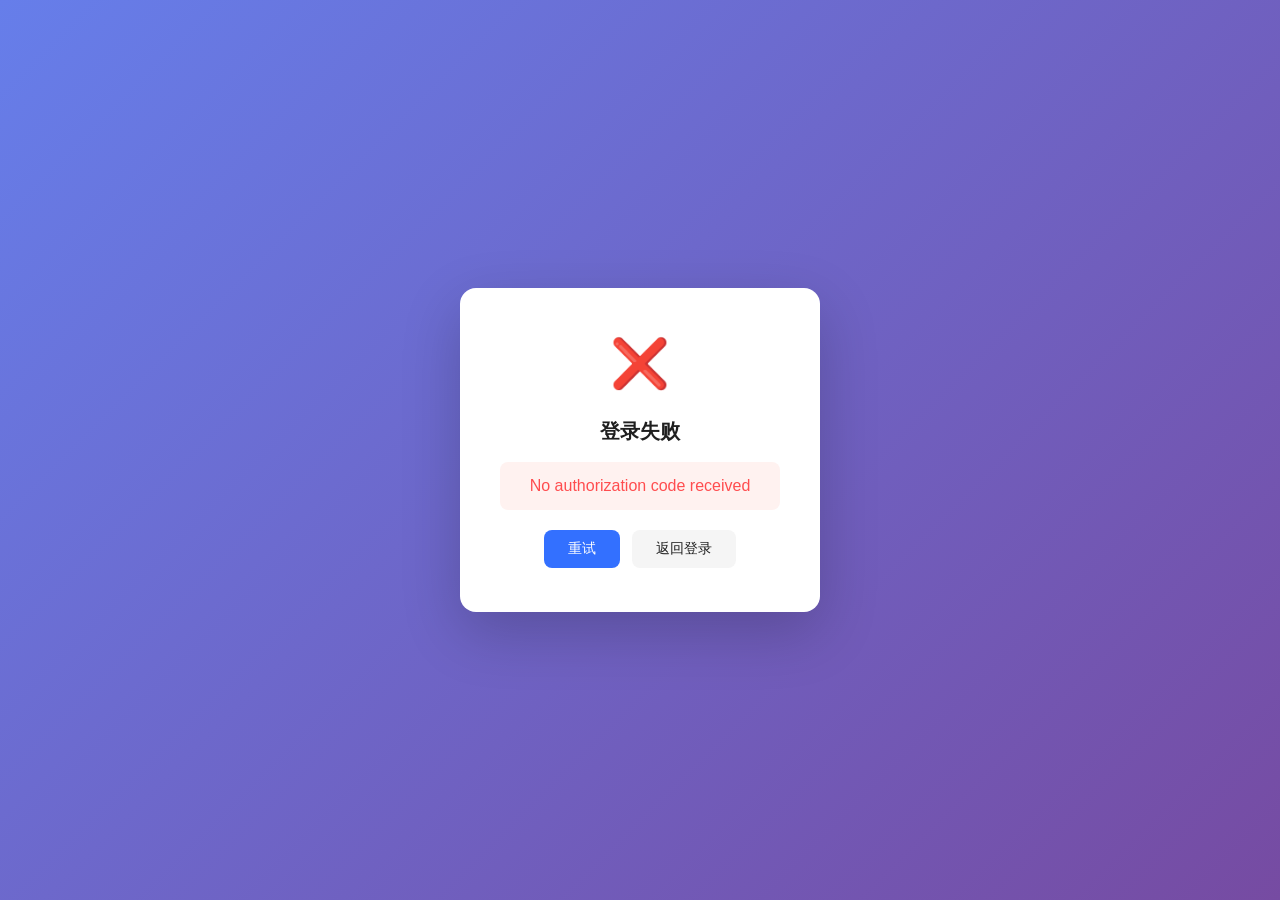
<file: pages/callback.html>
<!DOCTYPE html>
<html lang="zh-CN">
<head>
    <meta charset="UTF-8">
    <meta name="viewport" content="width=device-width, initial-scale=1.0, maximum-scale=1.0, user-scalable=no">
    <title>登录中 - 客户录入助手</title>
    <link rel="stylesheet" href="../css/style.css">
    <style>
        body {
            display: flex;
            align-items: center;
            justify-content: center;
            min-height: 100vh;
            background: linear-gradient(135deg, #667eea 0%, #764ba2 100%);
        }
        
        .callback-container {
            text-align: center;
            padding: 40px;
            background: #fff;
            border-radius: 16px;
            box-shadow: 0 20px 60px rgba(0, 0, 0, 0.2);
            max-width: 360px;
            width: 90%;
        }
        
        .callback-icon {
            font-size: 48px;
            margin-bottom: 16px;
        }
        
        .callback-title {
            font-size: 20px;
            font-weight: 600;
            color: var(--text-primary);
            margin-bottom: 8px;
        }
        
        .callback-message {
            font-size: 14px;
            color: var(--text-secondary);
            margin-bottom: 16px;
        }
        
        .callback-error {
            color: #ff4d4f;
            padding: 12px;
            background: #fff2f0;
            border-radius: 8px;
            margin-bottom: 16px;
        }
        
        .callback-btn {
            padding: 10px 24px;
            font-size: 14px;
            background: var(--primary-color);
            color: #fff;
            border: none;
            border-radius: 8px;
            cursor: pointer;
            margin: 4px;
        }
        
        .callback-btn:hover {
            background: var(--primary-hover);
        }
        
        .callback-btn.secondary {
            background: #f5f5f5;
            color: var(--text-primary);
        }
    </style>
</head>
<body>
    <div class="callback-container">
        <div id="callbackIcon" class="callback-icon">⏳</div>
        <h2 id="callbackTitle" class="callback-title">登录中...</h2>
        <p id="callbackMessage" class="callback-message">正在验证您的身份，请稍候</p>
        <div id="errorContainer" style="display: none;" class="callback-error"></div>
        <div id="callbackActions" style="display: none;">
            <button class="callback-btn" onclick="retryLogin()">重试</button>
            <button class="callback-btn secondary" onclick="goToLogin()">返回登录</button>
        </div>
    </div>

    <script src="../js/auth.js"></script>
    <script>
        // App secret - in production, this should be fetched from a secure backend
        window.feishuAppSecret = 'o08J7194FRXuGPffPICd6cHb6gyKWjBY';

        async function handleCallback() {
            const result = await Auth.handleCallback();

            if (result.success) {
                document.getElementById('callbackIcon').textContent = '✅';
                document.getElementById('callbackTitle').textContent = '登录成功';
                document.getElementById('callbackMessage').textContent = '正在跳转...';
                
                // Small delay for visual feedback before redirect
                setTimeout(() => {
                    window.location.href = '../index.html';
                }, 500);
            } else {
                document.getElementById('callbackIcon').textContent = '❌';
                document.getElementById('callbackTitle').textContent = '登录失败';
                document.getElementById('callbackMessage').textContent = '';
                document.getElementById('errorContainer').style.display = 'block';
                document.getElementById('errorContainer').textContent = result.error;
                document.getElementById('callbackActions').style.display = 'block';
            }
        }

        function retryLogin() {
            Auth.login();
        }

        function goToLogin() {
            Auth.clearAuth();
            window.location.href = 'login.html';
        }

        // Execute callback handler on page load
        handleCallback();
    </script>
</body>
</html>
</file>
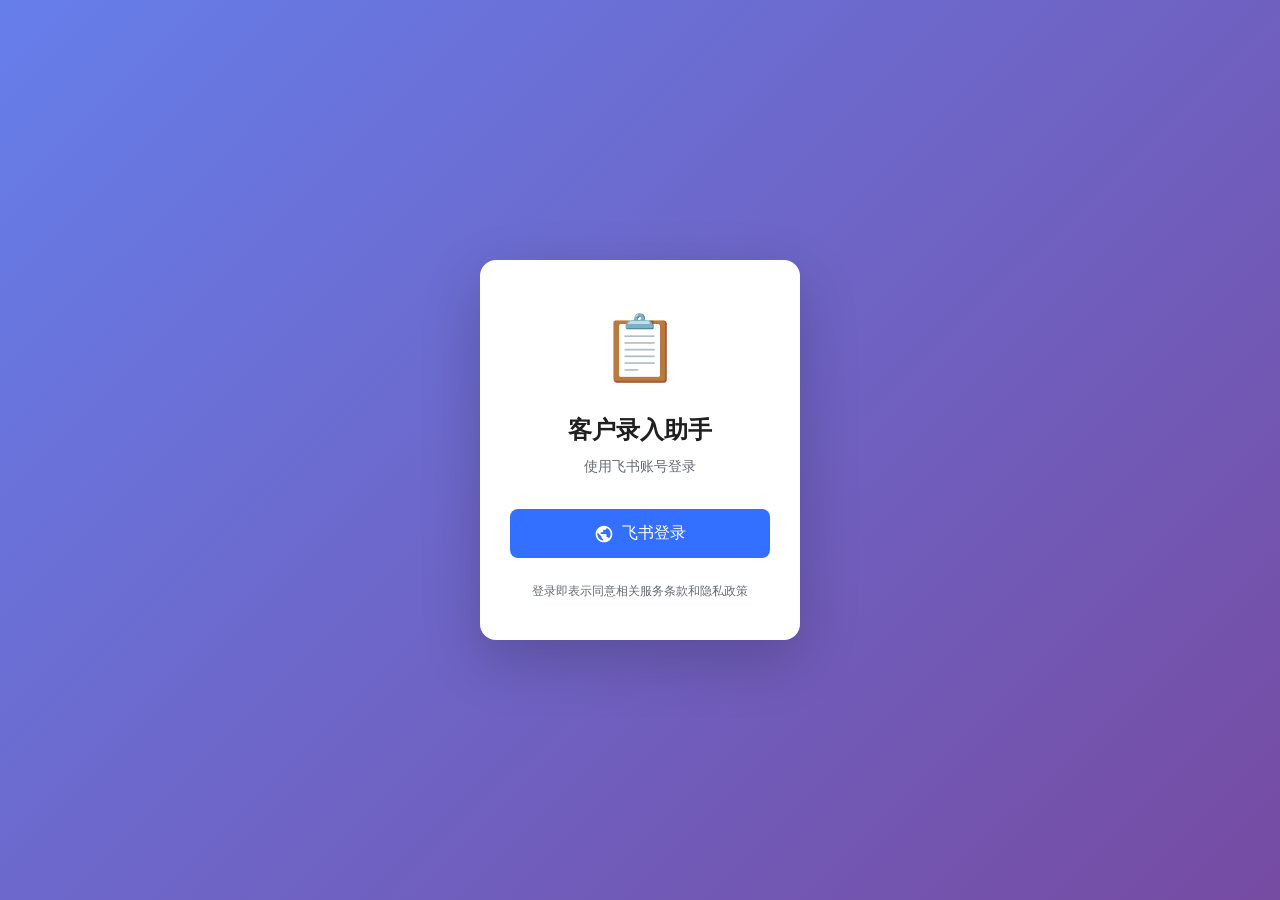
<file: pages/login.html>
<!DOCTYPE html>
<html lang="zh-CN">
<head>
    <meta charset="UTF-8">
    <meta name="viewport" content="width=device-width, initial-scale=1.0, maximum-scale=1.0, user-scalable=no">
    <title>登录 - 客户录入助手</title>
    <link rel="stylesheet" href="../css/style.css">
    <style>
        body {
            display: flex;
            align-items: center;
            justify-content: center;
            min-height: 100vh;
            background: linear-gradient(135deg, #667eea 0%, #764ba2 100%);
        }
        
        .login-container {
            width: 100%;
            max-width: 360px;
            padding: 20px;
        }
        
        .login-card {
            background: #fff;
            border-radius: 16px;
            padding: 40px 30px;
            box-shadow: 0 20px 60px rgba(0, 0, 0, 0.2);
            text-align: center;
        }
        
        .login-logo {
            font-size: 64px;
            margin-bottom: 16px;
        }
        
        .login-title {
            font-size: 24px;
            font-weight: 600;
            color: var(--text-primary);
            margin-bottom: 8px;
        }
        
        .login-subtitle {
            font-size: 14px;
            color: var(--text-secondary);
            margin-bottom: 32px;
        }
        
        .login-btn {
            width: 100%;
            padding: 14px 24px;
            font-size: 16px;
            background: var(--primary-color);
            color: #fff;
            border: none;
            border-radius: 8px;
            cursor: pointer;
            transition: all 0.3s;
            display: flex;
            align-items: center;
            justify-content: center;
            gap: 8px;
        }
        
        .login-btn:hover {
            background: var(--primary-hover);
            transform: translateY(-2px);
            box-shadow: 0 4px 12px rgba(51, 112, 255, 0.4);
        }
        
        .login-btn:active {
            transform: translateY(0);
        }
        
        .login-btn svg {
            width: 20px;
            height: 20px;
        }
        
        .login-footer {
            margin-top: 24px;
            font-size: 12px;
            color: var(--text-secondary);
        }
    </style>
</head>
<body>
    <div class="login-container">
        <div class="login-card">
            <div class="login-logo">📋</div>
            <h1 class="login-title">客户录入助手</h1>
            <p class="login-subtitle">使用飞书账号登录</p>
            
            <button class="login-btn" id="loginBtn" onclick="handleLogin()">
                <svg viewBox="0 0 24 24" fill="currentColor">
                    <path d="M12 2C6.48 2 2 6.48 2 12s4.48 10 10 10 10-4.48 10-10S17.52 2 12 2zm-1 17.93c-3.95-.49-7-3.85-7-7.93 0-.62.08-1.21.21-1.79L9 15v1c0 1.1.9 2 2 2v1.93zm6.9-2.54c-.26-.81-1-1.39-1.9-1.39h-1v-3c0-.55-.45-1-1-1H8v-2h2c.55 0 1-.45 1-1V7h2c1.1 0 2-.9 2-2v-.41c2.93 1.19 5 4.06 5 7.41 0 2.08-.8 3.97-2.1 5.39z"/>
                </svg>
                飞书登录
            </button>
            
            <p class="login-footer">登录即表示同意相关服务条款和隐私政策</p>
        </div>
    </div>

    <script src="../js/auth.js"></script>
    <script>
        // If already authenticated, redirect to main app
        if (Auth.isAuthenticated() && !Auth.isTokenExpired()) {
            window.location.href = '../index.html';
        }

        function handleLogin() {
            Auth.login();
        }
    </script>
</body>
</html>
</file>
<file: css/style.css>
/* ==================== Base Styles ==================== */
* {
    margin: 0;
    padding: 0;
    box-sizing: border-box;
}

:root {
    --primary-color: #3370ff;
    --primary-hover: #2860e6;
    --bg-color: #f5f5f5;
    --card-bg: #ffffff;
    --text-primary: #1f1f1f;
    --text-secondary: #646a73;
    --border-color: #e5e6eb;
    --radius: 8px;
    --shadow: 0 2px 8px rgba(0, 0, 0, 0.08);
}

body {
    font-family: -apple-system, BlinkMacSystemFont, 'Segoe UI', Roboto, 'Helvetica Neue', Arial, sans-serif;
    background-color: var(--bg-color);
    color: var(--text-primary);
    line-height: 1.5;
    min-height: 100vh;
}

/* ==================== App Shell ==================== */
#app {
    min-height: 100vh;
    display: flex;
    flex-direction: column;
}

/* ==================== Navigation Bar ==================== */
.navbar {
    position: fixed;
    top: 0;
    left: 0;
    right: 0;
    height: 44px;
    background: var(--card-bg);
    box-shadow: var(--shadow);
    display: flex;
    align-items: center;
    justify-content: space-between;
    padding: 0 16px;
    z-index: 100;
}

.nav-title {
    font-size: 17px;
    font-weight: 600;
    color: var(--text-primary);
}

.nav-btn {
    background: transparent;
    border: none;
    color: var(--primary-color);
    font-size: 14px;
    cursor: pointer;
    padding: 6px 12px;
    border-radius: var(--radius);
}

.nav-btn:hover {
    background: rgba(51, 112, 255, 0.1);
}

/* ==================== Container ==================== */
.container {
    flex: 1;
    margin-top: 44px;
    padding: 16px;
    max-width: 100%;
}

/* ==================== Cards ==================== */
.card {
    background: var(--card-bg);
    border-radius: var(--radius);
    box-shadow: var(--shadow);
    padding: 16px;
    margin-bottom: 12px;
}

/* ==================== Buttons ==================== */
.btn {
    display: inline-flex;
    align-items: center;
    justify-content: center;
    padding: 10px 20px;
    font-size: 15px;
    font-weight: 500;
    border: none;
    border-radius: var(--radius);
    cursor: pointer;
    transition: all 0.2s;
}

.btn-primary {
    background: var(--primary-color);
    color: #fff;
}

.btn-primary:hover {
    background: var(--primary-hover);
}

.btn-primary:active {
    transform: scale(0.98);
}

.btn-block {
    width: 100%;
}

/* ==================== Form Elements ==================== */
.form-group {
    margin-bottom: 16px;
}

.form-label {
    display: block;
    font-size: 14px;
    font-weight: 500;
    color: var(--text-primary);
    margin-bottom: 6px;
}

.form-input {
    width: 100%;
    padding: 10px 12px;
    font-size: 15px;
    border: 1px solid var(--border-color);
    border-radius: var(--radius);
    background: var(--card-bg);
    transition: border-color 0.2s;
}

.form-input:focus {
    outline: none;
    border-color: var(--primary-color);
}

.form-input::placeholder {
    color: var(--text-secondary);
}

/* ==================== List Styles ==================== */
.list-item {
    padding: 12px 0;
    border-bottom: 1px solid var(--border-color);
    cursor: pointer;
    transition: background 0.2s;
}

.list-item:last-child {
    border-bottom: none;
}

.list-item:hover {
    background: rgba(51, 112, 255, 0.05);
}

.list-item-title {
    font-size: 15px;
    font-weight: 500;
    color: var(--text-primary);
    margin-bottom: 4px;
}

.list-item-desc {
    font-size: 13px;
    color: var(--text-secondary);
}

/* ==================== Page Header ==================== */
.page-header {
    display: flex;
    align-items: center;
    justify-content: space-between;
    margin-bottom: 16px;
}

.page-title {
    font-size: 20px;
    font-weight: 600;
}

/* ==================== Loading & Empty States ==================== */
.loading {
    text-align: center;
    padding: 40px 20px;
    color: var(--text-secondary);
}

.loading::after {
    content: '';
    display: inline-block;
    width: 20px;
    height: 20px;
    border: 2px solid var(--border-color);
    border-top-color: var(--primary-color);
    border-radius: 50%;
    animation: spin 0.8s linear infinite;
    margin-left: 8px;
    vertical-align: middle;
}

@keyframes spin {
    to { transform: rotate(360deg); }
}

.empty-state {
    text-align: center;
    padding: 60px 20px;
    color: var(--text-secondary);
}

.empty-state-icon {
    font-size: 48px;
    margin-bottom: 16px;
}

/* ==================== Utility Classes ==================== */
.text-center { text-align: center; }
.mt-16 { margin-top: 16px; }
.mb-16 { margin-bottom: 16px; }
</file>
